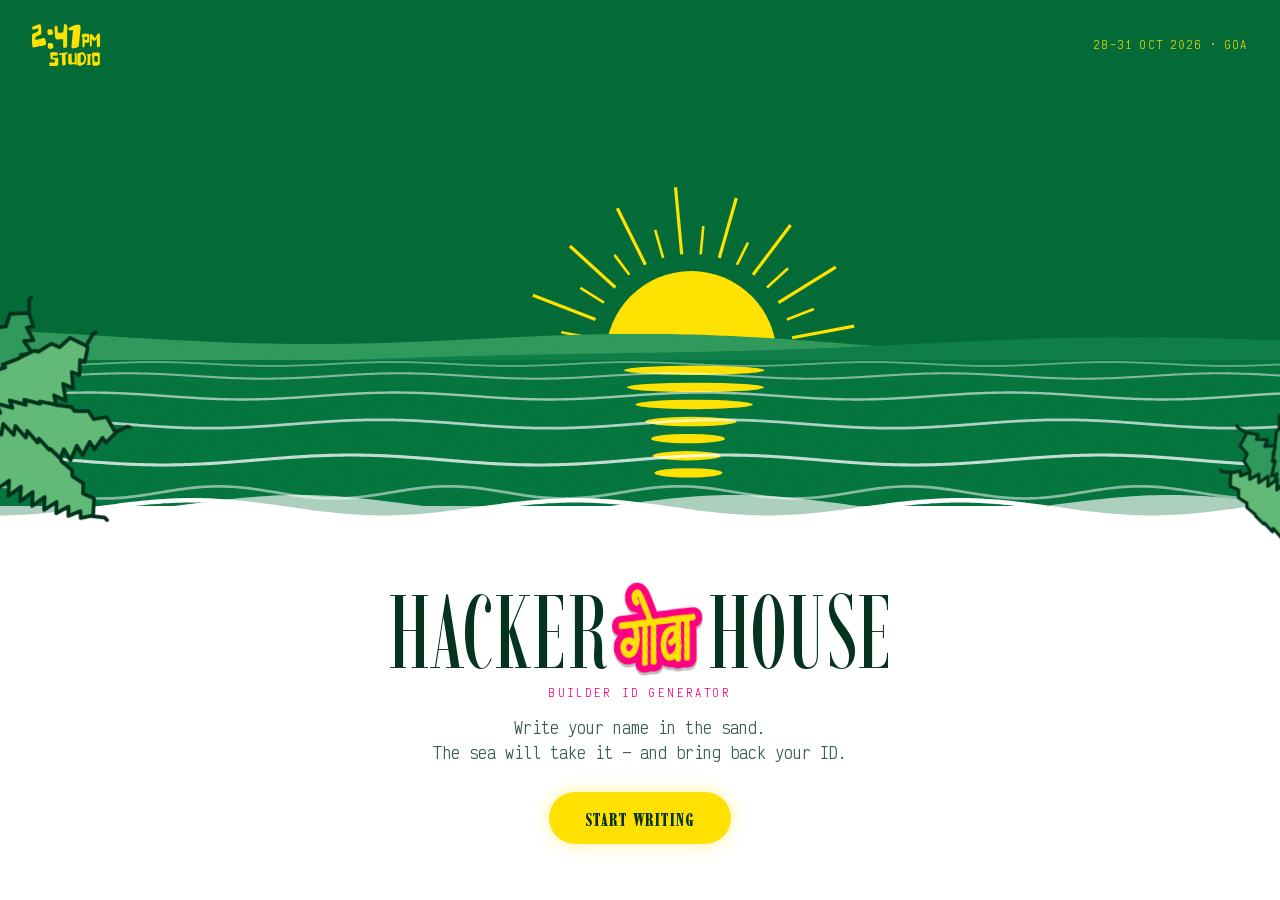
<file: index.html>
<!DOCTYPE html>
<html lang="en">
<head>
<meta charset="utf-8">
<meta name="viewport" content="width=device-width, initial-scale=1, viewport-fit=cover, maximum-scale=1">
<meta name="theme-color" content="#0B6839">
<title>Write it in the sand — Hacker House Goa 2026</title>
<meta name="description" content="Write your name in the sand at Hacker House Goa 2026. The sea takes it, and brings back your builder ID.">

<meta property="og:title" content="Write it in the sand — Hacker House Goa 2026">
<meta property="og:description" content="Write your name in the sand. The sea takes it, and brings back your builder ID. #FrameInGoa">
<meta property="og:type" content="website">
<meta name="twitter:card" content="summary_large_image">

<link rel="preload" href="assets/fonts/imbue-RLpxK5P16Ki3fVJvzTQKbVvu.woff2" as="font" type="font/woff2" crossorigin>
<link rel="preload" href="assets/fonts/victormono-Yq6Q-LGQWyfv-LGy7lEO0_ZdtxUGS7ZG.woff2" as="font" type="font/woff2" crossorigin>
<link rel="stylesheet" href="assets/fonts/fonts.css">
<link rel="stylesheet" href="css/style.css">
</head>
<body>

<canvas id="scene" aria-hidden="true"></canvas>

<!-- grain + vignette sit above the GL canvas, below the UI -->
<div class="grain" aria-hidden="true"></div>

<main id="ui">

  <!-- ─────────── ACT 0 · arrival ─────────── -->
  <section class="act act--intro is-active" id="act-intro">
    <header class="brandbar">
      <img class="brandbar__studio" src="assets/brand/2-47.svg" alt="2:47 PM Studio" width="70" height="43">
      <span class="brandbar__meta">28&ndash;31 OCT 2026 &middot; GOA</span>
    </header>

    <div class="intro">
      <h1 class="lockup">
        <span class="lockup__line">HACKER</span>
        <img class="lockup__goa" src="assets/brand/goa_hindi.svg" alt="गोवा" width="181" height="180">
        <span class="lockup__line">HOUSE</span>
      </h1>
      <p class="intro__kicker">Builder ID Generator</p>
      <p class="intro__copy">Write your name in the sand.<br>The sea will take it &mdash; and bring back your ID.</p>
      <button class="btn btn--yellow" id="btn-begin" type="button">START WRITING</button>
    </div>
  </section>

  <!-- ─────────── ACT 1 · write ─────────── -->
  <section class="act act--form" id="act-form" hidden>
    <div class="sheet">
      <div class="sheet__grip" aria-hidden="true"></div>

      <div class="sheet__head">
        <span class="tag tag--pink">YOUR DETAILS</span>
        <p class="sheet__note">Watch the sand as you type.</p>
      </div>

      <div class="field field--photo">
        <label class="photo" id="photo-drop">
          <input type="file" id="input-photo" accept="image/*,.heic,.heif" hidden>
          <span class="photo__frame" id="photo-frame">
            <img id="photo-preview" alt="" hidden>
            <span class="photo__empty" id="photo-empty">
              <span class="photo__plus">+</span>
              <span class="photo__label">ADD PHOTO</span>
            </span>
          </span>
          <span class="photo__hint" id="photo-hint">JPG, PNG or HEIC.<br>Any crop &mdash; we handle it.</span>
        </label>
      </div>

      <div class="field">
        <label class="field__label" for="input-name">NAME</label>
        <input class="field__input" id="input-name" type="text" maxlength="22"
               autocomplete="name" placeholder="Alex Fernandes" enterkeyhint="next">
      </div>

      <div class="field field--split">
        <div>
          <label class="field__label" for="input-role">ROLE</label>
          <input class="field__input" id="input-role" type="text" maxlength="20"
                 placeholder="Frontend" enterkeyhint="next" list="roles">
          <datalist id="roles">
            <option>Frontend</option><option>Backend</option><option>Full-stack</option>
            <option>Design</option><option>AI / ML</option><option>Smart Contracts</option>
            <option>Product</option><option>Growth</option><option>Founder</option>
          </datalist>
        </div>
        <div>
          <label class="field__label" for="input-stack">STACK</label>
          <input class="field__input" id="input-stack" type="text" maxlength="24"
                 placeholder="Next.js · Solidity" enterkeyhint="done">
        </div>
      </div>

      <div class="field">
        <div class="titleline">
          <span class="field__label">BUILDER TITLE</span>
          <button class="reroll" id="btn-reroll" type="button" title="Roll another">
            <span class="reroll__icon" aria-hidden="true">⟳</span> ROLL
          </button>
        </div>
        <output class="titleout" id="builder-title">The Tide Chaser</output>
      </div>

      <button class="btn btn--pink btn--wide" id="btn-summon" type="button" disabled>
        LET THE SEA TAKE IT
      </button>
      <p class="sheet__req" id="sheet-req">Add a photo and a name to continue</p>
    </div>
  </section>

  <!-- ─────────── ACT 2/3 · the sea ─────────── -->
  <section class="act act--wash" id="act-wash" hidden>
    <button class="skipzone" id="btn-skip" type="button" aria-label="Skip the animation"></button>
    <p class="washline" id="washline"></p>
    <p class="skiphint">Tap to skip</p>
  </section>

  <!-- ─────────── ACT 4 · result ─────────── -->
  <section class="act act--result" id="act-result" hidden>
    <div class="result">
      <div class="result__actions">
        <button class="btn btn--yellow" id="btn-download" type="button">DOWNLOAD</button>
        <button class="btn btn--pink" id="btn-share" type="button">SHARE TO X</button>
        <button class="btn btn--ghost" id="btn-again" type="button">START OVER</button>
      </div>
      <p class="result__hash">#FrameInGoa</p>
    </div>
  </section>

  <!-- live region for screen readers -->
  <p class="sr-only" role="status" aria-live="polite" id="sr-status"></p>
</main>

<noscript>
  <div class="noscript">This experience needs JavaScript enabled.</div>
</noscript>

<script type="module" src="js/main.js"></script>
</body>
</html>
</file>
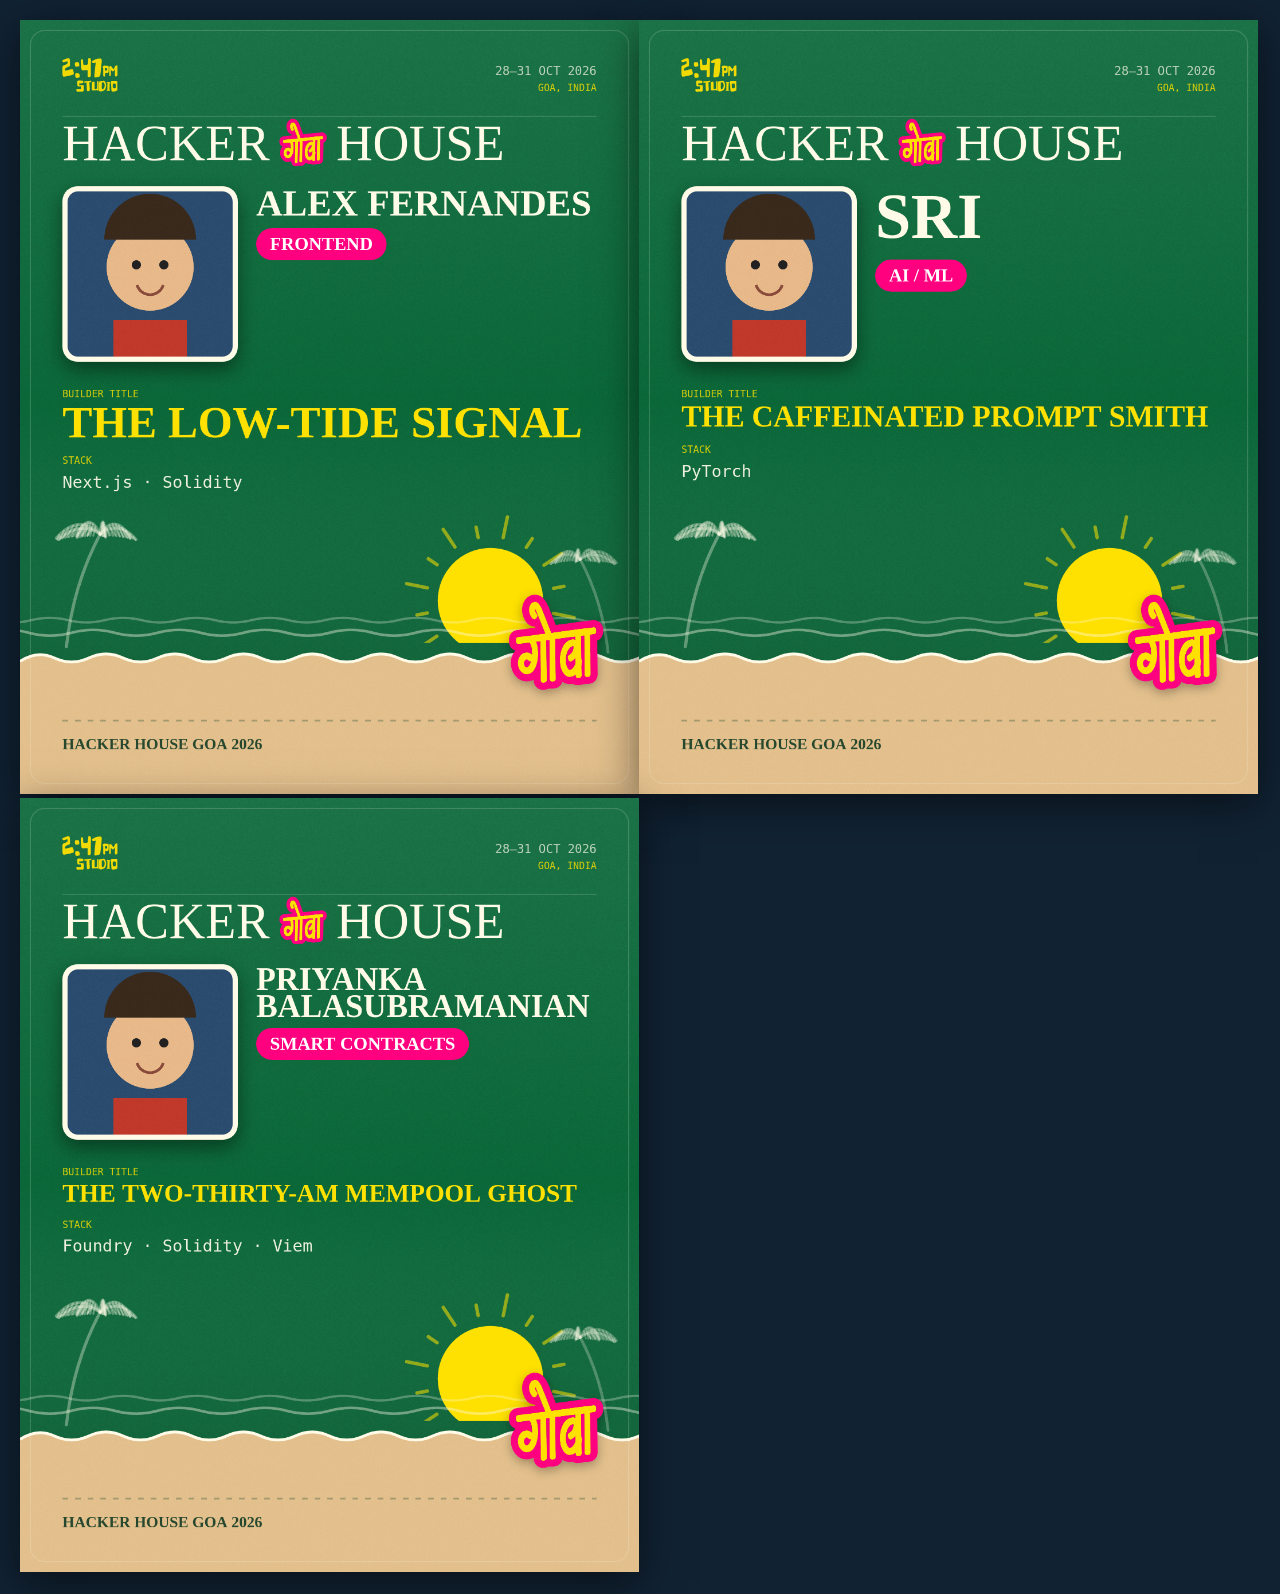
<file: card-test.html>
<!DOCTYPE html>
<!-- Dev harness: renders the card in isolation so it can be iterated on
     without sitting through the whole beach sequence. Not shipped. -->
<html lang="en">
<head>
<meta charset="utf-8">
<title>card harness</title>
<link rel="stylesheet" href="assets/fonts/fonts.css">
<style>
  body{ margin:0; background:#123; display:flex; gap:20px; padding:20px;
        font-family:monospace; color:#fff; flex-wrap:wrap; align-items:flex-start; }
  canvas{ height:86vh; box-shadow:0 10px 40px #0008; }
  canvas.og{ height:auto; width:520px; }
</style>
</head>
<body>
<div id="out"></div>
<script type="module">
import { renderCard } from './js/card.js';

// stand-in portrait: off-centre subject, tall crop
function testPhoto(){
  const c = document.createElement('canvas'); c.width = c.height = 720;
  const g = c.getContext('2d');
  g.fillStyle = '#2b4c6f'; g.fillRect(0,0,720,720);
  g.fillStyle = '#e8b98a'; g.beginPath(); g.arc(360,330,190,0,7); g.fill();
  g.fillStyle = '#3a2a1c'; g.beginPath(); g.arc(360,210,200,Math.PI,0); g.fill();
  g.fillStyle = '#222';
  g.beginPath(); g.arc(300,320,20,0,7); g.fill();
  g.beginPath(); g.arc(420,320,20,0,7); g.fill();
  g.strokeStyle='#8a4b3a'; g.lineWidth=12;
  g.beginPath(); g.arc(360,390,60,0.3,2.84); g.stroke();
  g.fillStyle = '#c0392b'; g.fillRect(200,560,320,200);
  return c;
}

const CASES = [
  { name:'Alex Fernandes', role:'Frontend', stack:'Next.js · Solidity', title:'The Low-Tide Signal' },
  { name:'Sri', role:'AI / ML', stack:'PyTorch', title:'The Caffeinated Prompt Smith' },
  { name:'Priyanka Balasubramanian', role:'Smart Contracts', stack:'Foundry · Solidity · Viem', title:'The Two-Thirty-AM Mempool Ghost' },
];

const out = document.getElementById('out');
for (const c of CASES){
  const canvas = await renderCard({ ...c, photo: testPhoto() });
  out.appendChild(canvas);
}
</script>
</body>
</html>
</file>
<file: assets/fonts/fonts.css>
/* cyrillic-ext */
@font-face {
  font-family: 'Caveat';
  font-style: normal;
  font-weight: 400;
  font-display: swap;
  src: url(caveat-Wnz6HAc5bAfYB2Q7azYYiAzcPDKo.woff2) format('woff2');
  unicode-range: U+0460-052F, U+1C80-1C8A, U+20B4, U+2DE0-2DFF, U+A640-A69F, U+FE2E-FE2F;
}
/* cyrillic */
@font-face {
  font-family: 'Caveat';
  font-style: normal;
  font-weight: 400;
  font-display: swap;
  src: url(caveat-Wnz6HAc5bAfYB2Q7YjYYiAzcPDKo.woff2) format('woff2');
  unicode-range: U+0301, U+0400-045F, U+0490-0491, U+04B0-04B1, U+2116;
}
/* latin-ext */
@font-face {
  font-family: 'Caveat';
  font-style: normal;
  font-weight: 400;
  font-display: swap;
  src: url(caveat-Wnz6HAc5bAfYB2Q7aDYYiAzcPDKo.woff2) format('woff2');
  unicode-range: U+0100-02BA, U+02BD-02C5, U+02C7-02CC, U+02CE-02D7, U+02DD-02FF, U+0304, U+0308, U+0329, U+1D00-1DBF, U+1E00-1E9F, U+1EF2-1EFF, U+2020, U+20A0-20AB, U+20AD-20C0, U+2113, U+2C60-2C7F, U+A720-A7FF;
}
/* latin */
@font-face {
  font-family: 'Caveat';
  font-style: normal;
  font-weight: 400;
  font-display: swap;
  src: url(caveat-Wnz6HAc5bAfYB2Q7ZjYYiAzcPA.woff2) format('woff2');
  unicode-range: U+0000-00FF, U+0131, U+0152-0153, U+02BB-02BC, U+02C6, U+02DA, U+02DC, U+0304, U+0308, U+0329, U+2000-206F, U+20AC, U+2122, U+2191, U+2193, U+2212, U+2215, U+FEFF, U+FFFD;
}
/* cyrillic-ext */
@font-face {
  font-family: 'Caveat';
  font-style: normal;
  font-weight: 700;
  font-display: swap;
  src: url(caveat-Wnz6HAc5bAfYB2Q7azYYiAzcPDKo.woff2) format('woff2');
  unicode-range: U+0460-052F, U+1C80-1C8A, U+20B4, U+2DE0-2DFF, U+A640-A69F, U+FE2E-FE2F;
}
/* cyrillic */
@font-face {
  font-family: 'Caveat';
  font-style: normal;
  font-weight: 700;
  font-display: swap;
  src: url(caveat-Wnz6HAc5bAfYB2Q7YjYYiAzcPDKo.woff2) format('woff2');
  unicode-range: U+0301, U+0400-045F, U+0490-0491, U+04B0-04B1, U+2116;
}
/* latin-ext */
@font-face {
  font-family: 'Caveat';
  font-style: normal;
  font-weight: 700;
  font-display: swap;
  src: url(caveat-Wnz6HAc5bAfYB2Q7aDYYiAzcPDKo.woff2) format('woff2');
  unicode-range: U+0100-02BA, U+02BD-02C5, U+02C7-02CC, U+02CE-02D7, U+02DD-02FF, U+0304, U+0308, U+0329, U+1D00-1DBF, U+1E00-1E9F, U+1EF2-1EFF, U+2020, U+20A0-20AB, U+20AD-20C0, U+2113, U+2C60-2C7F, U+A720-A7FF;
}
/* latin */
@font-face {
  font-family: 'Caveat';
  font-style: normal;
  font-weight: 700;
  font-display: swap;
  src: url(caveat-Wnz6HAc5bAfYB2Q7ZjYYiAzcPA.woff2) format('woff2');
  unicode-range: U+0000-00FF, U+0131, U+0152-0153, U+02BB-02BC, U+02C6, U+02DA, U+02DC, U+0304, U+0308, U+0329, U+2000-206F, U+20AC, U+2122, U+2191, U+2193, U+2212, U+2215, U+FEFF, U+FFFD;
}
/* vietnamese */
@font-face {
  font-family: 'Imbue';
  font-style: normal;
  font-weight: 400;
  font-display: swap;
  src: url(imbue-RLpxK5P16Ki3fVJgzTQKbVvuXfg.woff2) format('woff2');
  unicode-range: U+0102-0103, U+0110-0111, U+0128-0129, U+0168-0169, U+01A0-01A1, U+01AF-01B0, U+0300-0301, U+0303-0304, U+0308-0309, U+0323, U+0329, U+1EA0-1EF9, U+20AB;
}
/* latin-ext */
@font-face {
  font-family: 'Imbue';
  font-style: normal;
  font-weight: 400;
  font-display: swap;
  src: url(imbue-RLpxK5P16Ki3fVJhzTQKbVvuXfg.woff2) format('woff2');
  unicode-range: U+0100-02BA, U+02BD-02C5, U+02C7-02CC, U+02CE-02D7, U+02DD-02FF, U+0304, U+0308, U+0329, U+1D00-1DBF, U+1E00-1E9F, U+1EF2-1EFF, U+2020, U+20A0-20AB, U+20AD-20C0, U+2113, U+2C60-2C7F, U+A720-A7FF;
}
/* latin */
@font-face {
  font-family: 'Imbue';
  font-style: normal;
  font-weight: 400;
  font-display: swap;
  src: url(imbue-RLpxK5P16Ki3fVJvzTQKbVvu.woff2) format('woff2');
  unicode-range: U+0000-00FF, U+0131, U+0152-0153, U+02BB-02BC, U+02C6, U+02DA, U+02DC, U+0304, U+0308, U+0329, U+2000-206F, U+20AC, U+2122, U+2191, U+2193, U+2212, U+2215, U+FEFF, U+FFFD;
}
/* vietnamese */
@font-face {
  font-family: 'Imbue';
  font-style: normal;
  font-weight: 700;
  font-display: swap;
  src: url(imbue-RLpxK5P16Ki3fVJgzTQKbVvuXfg.woff2) format('woff2');
  unicode-range: U+0102-0103, U+0110-0111, U+0128-0129, U+0168-0169, U+01A0-01A1, U+01AF-01B0, U+0300-0301, U+0303-0304, U+0308-0309, U+0323, U+0329, U+1EA0-1EF9, U+20AB;
}
/* latin-ext */
@font-face {
  font-family: 'Imbue';
  font-style: normal;
  font-weight: 700;
  font-display: swap;
  src: url(imbue-RLpxK5P16Ki3fVJhzTQKbVvuXfg.woff2) format('woff2');
  unicode-range: U+0100-02BA, U+02BD-02C5, U+02C7-02CC, U+02CE-02D7, U+02DD-02FF, U+0304, U+0308, U+0329, U+1D00-1DBF, U+1E00-1E9F, U+1EF2-1EFF, U+2020, U+20A0-20AB, U+20AD-20C0, U+2113, U+2C60-2C7F, U+A720-A7FF;
}
/* latin */
@font-face {
  font-family: 'Imbue';
  font-style: normal;
  font-weight: 700;
  font-display: swap;
  src: url(imbue-RLpxK5P16Ki3fVJvzTQKbVvu.woff2) format('woff2');
  unicode-range: U+0000-00FF, U+0131, U+0152-0153, U+02BB-02BC, U+02C6, U+02DA, U+02DC, U+0304, U+0308, U+0329, U+2000-206F, U+20AC, U+2122, U+2191, U+2193, U+2212, U+2215, U+FEFF, U+FFFD;
}
/* vietnamese */
@font-face {
  font-family: 'Imbue';
  font-style: normal;
  font-weight: 800;
  font-display: swap;
  src: url(imbue-RLpxK5P16Ki3fVJgzTQKbVvuXfg.woff2) format('woff2');
  unicode-range: U+0102-0103, U+0110-0111, U+0128-0129, U+0168-0169, U+01A0-01A1, U+01AF-01B0, U+0300-0301, U+0303-0304, U+0308-0309, U+0323, U+0329, U+1EA0-1EF9, U+20AB;
}
/* latin-ext */
@font-face {
  font-family: 'Imbue';
  font-style: normal;
  font-weight: 800;
  font-display: swap;
  src: url(imbue-RLpxK5P16Ki3fVJhzTQKbVvuXfg.woff2) format('woff2');
  unicode-range: U+0100-02BA, U+02BD-02C5, U+02C7-02CC, U+02CE-02D7, U+02DD-02FF, U+0304, U+0308, U+0329, U+1D00-1DBF, U+1E00-1E9F, U+1EF2-1EFF, U+2020, U+20A0-20AB, U+20AD-20C0, U+2113, U+2C60-2C7F, U+A720-A7FF;
}
/* latin */
@font-face {
  font-family: 'Imbue';
  font-style: normal;
  font-weight: 800;
  font-display: swap;
  src: url(imbue-RLpxK5P16Ki3fVJvzTQKbVvu.woff2) format('woff2');
  unicode-range: U+0000-00FF, U+0131, U+0152-0153, U+02BB-02BC, U+02C6, U+02DA, U+02DC, U+0304, U+0308, U+0329, U+2000-206F, U+20AC, U+2122, U+2191, U+2193, U+2212, U+2215, U+FEFF, U+FFFD;
}
/* cyrillic-ext */
@font-face {
  font-family: 'Victor Mono';
  font-style: normal;
  font-weight: 400;
  font-display: swap;
  src: url(victormono-Yq6Q-LGQWyfv-LGy7lEO0_ZQtxUGS7ZG09E.woff2) format('woff2');
  unicode-range: U+0460-052F, U+1C80-1C8A, U+20B4, U+2DE0-2DFF, U+A640-A69F, U+FE2E-FE2F;
}
/* cyrillic */
@font-face {
  font-family: 'Victor Mono';
  font-style: normal;
  font-weight: 400;
  font-display: swap;
  src: url(victormono-Yq6Q-LGQWyfv-LGy7lEO0_ZZtxUGS7ZG09E.woff2) format('woff2');
  unicode-range: U+0301, U+0400-045F, U+0490-0491, U+04B0-04B1, U+2116;
}
/* greek */
@font-face {
  font-family: 'Victor Mono';
  font-style: normal;
  font-weight: 400;
  font-display: swap;
  src: url(victormono-Yq6Q-LGQWyfv-LGy7lEO0_ZetxUGS7ZG09E.woff2) format('woff2');
  unicode-range: U+0370-0377, U+037A-037F, U+0384-038A, U+038C, U+038E-03A1, U+03A3-03FF;
}
/* vietnamese */
@font-face {
  font-family: 'Victor Mono';
  font-style: normal;
  font-weight: 400;
  font-display: swap;
  src: url(victormono-Yq6Q-LGQWyfv-LGy7lEO0_ZStxUGS7ZG09E.woff2) format('woff2');
  unicode-range: U+0102-0103, U+0110-0111, U+0128-0129, U+0168-0169, U+01A0-01A1, U+01AF-01B0, U+0300-0301, U+0303-0304, U+0308-0309, U+0323, U+0329, U+1EA0-1EF9, U+20AB;
}
/* latin-ext */
@font-face {
  font-family: 'Victor Mono';
  font-style: normal;
  font-weight: 400;
  font-display: swap;
  src: url(victormono-Yq6Q-LGQWyfv-LGy7lEO0_ZTtxUGS7ZG09E.woff2) format('woff2');
  unicode-range: U+0100-02BA, U+02BD-02C5, U+02C7-02CC, U+02CE-02D7, U+02DD-02FF, U+0304, U+0308, U+0329, U+1D00-1DBF, U+1E00-1E9F, U+1EF2-1EFF, U+2020, U+20A0-20AB, U+20AD-20C0, U+2113, U+2C60-2C7F, U+A720-A7FF;
}
/* latin */
@font-face {
  font-family: 'Victor Mono';
  font-style: normal;
  font-weight: 400;
  font-display: swap;
  src: url(victormono-Yq6Q-LGQWyfv-LGy7lEO0_ZdtxUGS7ZG.woff2) format('woff2');
  unicode-range: U+0000-00FF, U+0131, U+0152-0153, U+02BB-02BC, U+02C6, U+02DA, U+02DC, U+0304, U+0308, U+0329, U+2000-206F, U+20AC, U+2122, U+2191, U+2193, U+2212, U+2215, U+FEFF, U+FFFD;
}
/* cyrillic-ext */
@font-face {
  font-family: 'Victor Mono';
  font-style: normal;
  font-weight: 500;
  font-display: swap;
  src: url(victormono-Yq6Q-LGQWyfv-LGy7lEO0_ZQtxUGS7ZG09E.woff2) format('woff2');
  unicode-range: U+0460-052F, U+1C80-1C8A, U+20B4, U+2DE0-2DFF, U+A640-A69F, U+FE2E-FE2F;
}
/* cyrillic */
@font-face {
  font-family: 'Victor Mono';
  font-style: normal;
  font-weight: 500;
  font-display: swap;
  src: url(victormono-Yq6Q-LGQWyfv-LGy7lEO0_ZZtxUGS7ZG09E.woff2) format('woff2');
  unicode-range: U+0301, U+0400-045F, U+0490-0491, U+04B0-04B1, U+2116;
}
/* greek */
@font-face {
  font-family: 'Victor Mono';
  font-style: normal;
  font-weight: 500;
  font-display: swap;
  src: url(victormono-Yq6Q-LGQWyfv-LGy7lEO0_ZetxUGS7ZG09E.woff2) format('woff2');
  unicode-range: U+0370-0377, U+037A-037F, U+0384-038A, U+038C, U+038E-03A1, U+03A3-03FF;
}
/* vietnamese */
@font-face {
  font-family: 'Victor Mono';
  font-style: normal;
  font-weight: 500;
  font-display: swap;
  src: url(victormono-Yq6Q-LGQWyfv-LGy7lEO0_ZStxUGS7ZG09E.woff2) format('woff2');
  unicode-range: U+0102-0103, U+0110-0111, U+0128-0129, U+0168-0169, U+01A0-01A1, U+01AF-01B0, U+0300-0301, U+0303-0304, U+0308-0309, U+0323, U+0329, U+1EA0-1EF9, U+20AB;
}
/* latin-ext */
@font-face {
  font-family: 'Victor Mono';
  font-style: normal;
  font-weight: 500;
  font-display: swap;
  src: url(victormono-Yq6Q-LGQWyfv-LGy7lEO0_ZTtxUGS7ZG09E.woff2) format('woff2');
  unicode-range: U+0100-02BA, U+02BD-02C5, U+02C7-02CC, U+02CE-02D7, U+02DD-02FF, U+0304, U+0308, U+0329, U+1D00-1DBF, U+1E00-1E9F, U+1EF2-1EFF, U+2020, U+20A0-20AB, U+20AD-20C0, U+2113, U+2C60-2C7F, U+A720-A7FF;
}
/* latin */
@font-face {
  font-family: 'Victor Mono';
  font-style: normal;
  font-weight: 500;
  font-display: swap;
  src: url(victormono-Yq6Q-LGQWyfv-LGy7lEO0_ZdtxUGS7ZG.woff2) format('woff2');
  unicode-range: U+0000-00FF, U+0131, U+0152-0153, U+02BB-02BC, U+02C6, U+02DA, U+02DC, U+0304, U+0308, U+0329, U+2000-206F, U+20AC, U+2122, U+2191, U+2193, U+2212, U+2215, U+FEFF, U+FFFD;
}
/* cyrillic-ext */
@font-face {
  font-family: 'Victor Mono';
  font-style: normal;
  font-weight: 700;
  font-display: swap;
  src: url(victormono-Yq6Q-LGQWyfv-LGy7lEO0_ZQtxUGS7ZG09E.woff2) format('woff2');
  unicode-range: U+0460-052F, U+1C80-1C8A, U+20B4, U+2DE0-2DFF, U+A640-A69F, U+FE2E-FE2F;
}
/* cyrillic */
@font-face {
  font-family: 'Victor Mono';
  font-style: normal;
  font-weight: 700;
  font-display: swap;
  src: url(victormono-Yq6Q-LGQWyfv-LGy7lEO0_ZZtxUGS7ZG09E.woff2) format('woff2');
  unicode-range: U+0301, U+0400-045F, U+0490-0491, U+04B0-04B1, U+2116;
}
/* greek */
@font-face {
  font-family: 'Victor Mono';
  font-style: normal;
  font-weight: 700;
  font-display: swap;
  src: url(victormono-Yq6Q-LGQWyfv-LGy7lEO0_ZetxUGS7ZG09E.woff2) format('woff2');
  unicode-range: U+0370-0377, U+037A-037F, U+0384-038A, U+038C, U+038E-03A1, U+03A3-03FF;
}
/* vietnamese */
@font-face {
  font-family: 'Victor Mono';
  font-style: normal;
  font-weight: 700;
  font-display: swap;
  src: url(victormono-Yq6Q-LGQWyfv-LGy7lEO0_ZStxUGS7ZG09E.woff2) format('woff2');
  unicode-range: U+0102-0103, U+0110-0111, U+0128-0129, U+0168-0169, U+01A0-01A1, U+01AF-01B0, U+0300-0301, U+0303-0304, U+0308-0309, U+0323, U+0329, U+1EA0-1EF9, U+20AB;
}
/* latin-ext */
@font-face {
  font-family: 'Victor Mono';
  font-style: normal;
  font-weight: 700;
  font-display: swap;
  src: url(victormono-Yq6Q-LGQWyfv-LGy7lEO0_ZTtxUGS7ZG09E.woff2) format('woff2');
  unicode-range: U+0100-02BA, U+02BD-02C5, U+02C7-02CC, U+02CE-02D7, U+02DD-02FF, U+0304, U+0308, U+0329, U+1D00-1DBF, U+1E00-1E9F, U+1EF2-1EFF, U+2020, U+20A0-20AB, U+20AD-20C0, U+2113, U+2C60-2C7F, U+A720-A7FF;
}
/* latin */
@font-face {
  font-family: 'Victor Mono';
  font-style: normal;
  font-weight: 700;
  font-display: swap;
  src: url(victormono-Yq6Q-LGQWyfv-LGy7lEO0_ZdtxUGS7ZG.woff2) format('woff2');
  unicode-range: U+0000-00FF, U+0131, U+0152-0153, U+02BB-02BC, U+02C6, U+02DA, U+02DC, U+0304, U+0308, U+0329, U+2000-206F, U+20AC, U+2122, U+2191, U+2193, U+2212, U+2215, U+FEFF, U+FFFD;
}
</file>
<file: css/style.css>
/* ============================================================
   Hacker House Goa 2026 — Builder ID Generator
   Design tokens lifted from hhgoa.com
   ============================================================ */

:root{
  --green:      #0B6839;
  --green-deep: #075029;
  --green-lift: #14804a;
  --yellow:     #FEE101;
  --pink:       #FF0080;
  --cream:      #FFFBE8;
  --sand:       #E3C08D;
  --ink:        #06331d;

  --shadow-yellow: 0 0 12px 3px rgb(254 225 1 / .20), 0 0 26px 5px rgb(254 225 1 / .07);
  --shadow-pink:   0 0 12px 3px rgb(255 0 128 / .22), 0 0 26px 5px rgb(255 0 128 / .08);

  --ease-out: cubic-bezier(.16,.84,.44,1);
  --ease-in-out: cubic-bezier(.65,.05,.36,1);

  --safe-b: env(safe-area-inset-bottom, 0px);
  --safe-t: env(safe-area-inset-top, 0px);

  /* Kept in sync with visualViewport by main.js.
     --app-height: Android Chrome does not shrink the layout viewport when
     the on-screen keyboard opens — it overlays the keyboard on top — so
     anything sized off inset:0/100% stays pinned to the pre-keyboard
     height and its bottom portion (the field you're typing into) ends up
     hidden behind the keyboard.
     --app-offset: iOS Safari has the opposite problem — it DOES shrink the
     visual viewport, but has a long-standing bug where position:fixed
     elements don't reliably re-track it: when focusing an input triggers
     iOS's own scroll-into-view behavior, fixed elements can drift up and
     off-screen even though --app-height already sized them correctly,
     leaving a blank gap where they used to be. Translating by
     visualViewport.offsetTop cancels that drift out.
     Both fall back to their no-op values until the first JS update lands. */
  --app-height: 100%;
  --app-offset: 0px;
}

*,*::before,*::after{ box-sizing:border-box; }

/* The `hidden` attribute only sets `display:none` in the UA stylesheet, so
   ANY author `display` rule silently defeats it. Several elements here set
   display:grid/block, which made them impossible to hide from JS. */
[hidden]{ display:none !important; }

html,body{
  margin:0; padding:0;
  height:100%;
  background:var(--green);
  color:var(--cream);
  font-family:"Victor Mono", ui-monospace, SFMono-Regular, Menlo, monospace;
  -webkit-font-smoothing:antialiased;
  text-rendering:optimizeLegibility;
  overscroll-behavior:none;
}

body{
  overflow:hidden;
  position:fixed;
  top:0; left:0; right:0;
  height:var(--app-height);
  touch-action:none;
}

/* ── GL canvas ───────────────────────────────────────────── */
#scene{
  position:fixed;
  top:0; left:0; right:0;
  width:100%; height:var(--app-height);
  transform:translateY(var(--app-offset));
  display:block;
  z-index:0;
  touch-action:none;
}

/* paper grain — the brand art has a printed, slightly noisy surface */
.grain{
  position:fixed; inset:0;
  z-index:1;
  pointer-events:none;
  opacity:.16;
  mix-blend-mode:overlay;
  background-image:url("data:image/svg+xml,%3Csvg xmlns='http://www.w3.org/2000/svg' width='140' height='140'%3E%3Cfilter id='n'%3E%3CfeTurbulence type='fractalNoise' baseFrequency='.85' numOctaves='3'/%3E%3C/filter%3E%3Crect width='140' height='140' filter='url(%23n)'/%3E%3C/svg%3E");
}
.grain::after{
  content:""; position:absolute; inset:0;
  background:radial-gradient(125% 95% at 50% 42%, transparent 52%, rgb(3 40 22 / .38) 100%);
  mix-blend-mode:multiply;
}

/* ── UI shell ────────────────────────────────────────────── */
#ui{
  position:fixed;
  top:0; left:0; right:0;
  height:var(--app-height);
  transform:translateY(var(--app-offset));
  z-index:2;
  pointer-events:none;
}
.act{
  position:absolute; inset:0;
  display:flex;
  opacity:0;
  transition:opacity .5s var(--ease-out);
}
.act[hidden]{ display:none; }
.act.is-active{ opacity:1; }
.act > *{ pointer-events:auto; }

.sr-only{
  position:absolute; width:1px; height:1px;
  padding:0; margin:-1px; overflow:hidden;
  clip:rect(0 0 0 0); white-space:nowrap; border:0;
}

/* ── Buttons ─────────────────────────────────────────────── */
.btn{
  font-family:"Imbue", Georgia, serif;
  font-weight:800;
  text-transform:uppercase;
  letter-spacing:.055em;
  font-size:clamp(15px, 4.4vw, 19px);
  line-height:1;
  padding:.95em 1.9em .8em;
  border:0; border-radius:999px;
  cursor:pointer;
  transition:transform .22s var(--ease-out), box-shadow .22s var(--ease-out), opacity .2s;
  -webkit-tap-highlight-color:transparent;
  white-space:nowrap;
}
.btn:active{ transform:scale(.96); }
.btn:disabled{ opacity:.4; cursor:not-allowed; }
.btn:focus-visible{ outline:2px solid var(--cream); outline-offset:3px; }

.btn--yellow{ background:var(--yellow); color:var(--ink); box-shadow:var(--shadow-yellow); }
.btn--pink  { background:var(--pink);   color:#fff;      box-shadow:var(--shadow-pink); }
/* Sits on white sand, so it reads dark rather than cream */
.btn--ghost {
  background:transparent; color:var(--ink);
  border:1px solid rgb(0 48 26 / .35);
  box-shadow:none;
}
.btn--wide{ width:100%; }

@media (hover:hover){
  .btn--yellow:hover{ transform:translateY(-2px); box-shadow:0 0 16px 4px rgb(254 225 1 / .32), 0 0 34px 8px rgb(254 225 1 / .12); }
  .btn--pink:hover  { transform:translateY(-2px); box-shadow:0 0 16px 4px rgb(255 0 128 / .34), 0 0 34px 8px rgb(255 0 128 / .12); }
  .btn--ghost:hover { border-color:var(--ink); }
}

/* ── Tags / pills ────────────────────────────────────────── */
.tag{
  display:inline-block;
  font-family:"Imbue", Georgia, serif;
  font-weight:700; text-transform:uppercase;
  font-size:11px; letter-spacing:.09em;
  padding:.5em 1em .35em;
  border-radius:999px;
}
.tag--pink{ background:var(--pink); color:#fff; }

/* ── ACT 0 · intro ───────────────────────────────────────── */
.act--intro{ flex-direction:column; justify-content:space-between; }

.brandbar{
  display:flex; align-items:center; justify-content:space-between;
  padding:calc(16px + var(--safe-t)) 20px 0;
}
.brandbar__studio{ width:56px; height:auto; }
.brandbar__meta{
  font-size:10.5px; letter-spacing:.16em;
  color:var(--yellow); opacity:.9;
}

.intro{
  padding:0 22px calc(34px + var(--safe-b));
  text-align:center;
  display:flex; flex-direction:column; align-items:center;
}

/* The lower half of the scene is white sand now, so the intro sits in
   dark green — the same way type sits on the sand in the event artwork. */
.lockup{
  margin:0 0 2px;
  display:flex; align-items:center; justify-content:center;
  gap:.06em;
  font-family:"Imbue", Georgia, serif;
  font-weight:400;
  font-size:clamp(52px, 17vw, 104px);
  line-height:.82;
  letter-spacing:.005em;
  color:var(--ink);
}
.lockup__line{ display:block; }
.lockup__goa{
  width:clamp(46px, 15vw, 92px); height:auto;
  margin:0 -.02em;
  transform:rotate(-7deg) translateY(-.06em);
  filter:drop-shadow(0 3px 0 rgb(0 0 0 / .25));
}

.intro__kicker{
  margin:6px 0 0;
  font-size:10.5px; letter-spacing:.3em;
  color:var(--pink);
  text-transform:uppercase;
}
.intro__copy{
  margin:16px 0 26px;
  font-size:clamp(13px, 3.7vw, 15px);
  line-height:1.65;
  color:rgb(0 48 26 / .78);
}
@keyframes breathe{ 0%,100%{opacity:.32} 50%{opacity:.72} }

/* ── ACT 1 · the sheet ───────────────────────────────────── */
.act--form{ align-items:flex-end; justify-content:center; }

.sheet{
  width:100%;
  max-width:460px;
  margin:0 auto;
  padding:8px 18px calc(14px + var(--safe-b));
  background:rgb(7 55 30 / .90);
  backdrop-filter:blur(18px) saturate(1.2);
  -webkit-backdrop-filter:blur(18px) saturate(1.2);
  border-top:1.5px solid rgb(254 225 1 / .35);
  border-radius:22px 22px 0 0;
  box-shadow:0 -18px 50px rgb(0 0 0 / .45);
  max-height:88svh;
  overflow-y:auto;
  overscroll-behavior:contain;
  animation:sheet-up .6s var(--ease-out) both;
}
@keyframes sheet-up{ from{ transform:translateY(28px); opacity:0 } to{ transform:none; opacity:1 } }

.sheet__grip{
  width:40px; height:4px; border-radius:99px;
  background:rgb(255 251 232 / .3);
  margin:2px auto 10px;
}
.sheet__head{
  display:flex; align-items:baseline; gap:10px;
  margin-bottom:12px;
}
.sheet__note{
  margin:0; font-size:11px;
  color:rgb(255 251 232 / .55);
}
.sheet__req{
  margin:10px 0 0; text-align:center;
  font-size:10.5px; letter-spacing:.06em;
  color:rgb(255 251 232 / .45);
  min-height:1.2em;
  transition:color .3s;
}
.sheet__req.is-ready{ color:var(--yellow); }

.field{ margin-bottom:10px; }
.field--split{ display:grid; grid-template-columns:1fr 1fr; gap:9px; }

.field__label{
  display:block;
  font-size:9px; letter-spacing:.2em;
  color:var(--yellow);
  margin-bottom:4px;
}
.field__input{
  width:100%;
  font-family:"Victor Mono", monospace;
  font-size:16px;              /* 16px avoids iOS zoom-on-focus */
  color:var(--cream);
  background:rgb(255 251 232 / .07);
  border:1px solid rgb(255 251 232 / .18);
  border-radius:10px;
  padding:9px 12px;
  transition:border-color .2s, background .2s;
}
.field__input::placeholder{ color:rgb(255 251 232 / .3); }
.field__input:focus{
  outline:none;
  border-color:var(--yellow);
  background:rgb(255 251 232 / .11);
}

/* photo picker */
.field--photo{ margin-bottom:12px; }
.photo{
  display:flex; align-items:center; gap:12px;
  cursor:pointer;
  -webkit-tap-highlight-color:transparent;
}
.photo__frame{
  position:relative;
  flex:0 0 auto;
  width:62px; height:62px;
  border-radius:12px;
  background:rgb(255 251 232 / .07);
  border:1.5px dashed rgb(254 225 1 / .5);
  display:grid; place-items:center;
  overflow:hidden;
  transition:border-color .2s, background .2s;
}
.photo.is-filled .photo__frame{ border-style:solid; border-color:var(--yellow); }
.photo.is-drag .photo__frame{ background:rgb(254 225 1 / .16); border-color:var(--yellow); }
.photo__frame img{ width:100%; height:100%; object-fit:cover; display:block; }
.photo__empty{ display:grid; place-items:center; gap:3px; }
.photo__plus{ font-size:22px; line-height:1; color:var(--yellow); }
.photo__label{ font-size:8.5px; letter-spacing:.14em; color:rgb(254 225 1 / .8); }
.photo__hint{ font-size:10.5px; line-height:1.55; color:rgb(255 251 232 / .5); }

@keyframes spin{ to{ transform:rotate(360deg) } }

/* builder title */
.titleline{ display:flex; align-items:center; justify-content:space-between; margin-bottom:2px; }
.reroll{
  background:transparent; border:1px solid rgb(255 0 128 / .6);
  color:var(--pink);
  font-family:"Imbue", Georgia, serif; font-weight:700;
  font-size:10px; letter-spacing:.12em; text-transform:uppercase;
  border-radius:999px; padding:.42em .85em .3em;
  cursor:pointer;
  display:inline-flex; align-items:center; gap:5px;
  transition:background .2s, color .2s;
}
.reroll:active{ transform:scale(.94); }
.reroll.is-rolling .reroll__icon{ animation:spin .5s var(--ease-out); }
@media (hover:hover){ .reroll:hover{ background:var(--pink); color:#fff; } }

.titleout{
  display:block;
  font-family:"Imbue", Georgia, serif;
  font-weight:700; font-size:23px; line-height:1.02;
  color:var(--yellow);
  letter-spacing:.01em;
  margin-bottom:12px;
}

/* ── ACT 2/3 · wash ──────────────────────────────────────── */
/* Sits low, in the empty foreground sand, so it never fights the writing.
   position stays `absolute` (inherited from .act) — an explicit `relative`
   here used to override it, which knocked this act out of the fixed
   inset:0 sizing every other act gets. Without that, the element shrank
   to fit only its own content and rendered at the natural top of the
   document instead of filling and bottom-aligning within the viewport,
   which is why the line was appearing cropped under the status bar.
   `absolute` still gives .skipzone a positioning context to anchor to,
   same as it always did — the `relative` was never needed for that. */
.act--wash{ align-items:flex-end; justify-content:center; }

/* Full-bleed tap target that fast-forwards the sequence */
.skipzone{
  position:absolute; inset:0;
  background:transparent; border:0; padding:0;
  cursor:pointer;
  -webkit-tap-highlight-color:transparent;
}
.skiphint{
  position:absolute;
  left:0; right:0; bottom:calc(20px + var(--safe-b));
  margin:0; text-align:center;
  pointer-events:none;
  font-size:10px; letter-spacing:.2em; text-transform:uppercase;
  color:rgb(0 48 26 / .38);
  animation:breathe 3s var(--ease-in-out) infinite;
}
/* Sits low, over the light sand at the bottom of the frame — dark green
   reads clearly there; the old cream/white was legible only against the
   sea, which the text spends most of its time NOT over. */
.washline{
  margin:0 0 clamp(60px, 18vh, 150px); padding:0 30px;
  text-align:center;
  font-family:"Imbue", Georgia, serif;
  font-weight:400;
  font-size:clamp(26px, 8vw, 46px);
  line-height:1.1;
  letter-spacing:.02em;
  color:var(--ink);
  opacity:0;
  transition:opacity .7s var(--ease-out), transform .7s var(--ease-out);
  transform:translateY(10px);
}
.washline.is-in{ opacity:1; transform:none; }

/* ── ACT 4 · result ──────────────────────────────────────── */
.act--result{ align-items:flex-end; justify-content:center; }
.result{
  width:100%; max-width:460px;
  padding:0 20px calc(26px + var(--safe-b));
  text-align:center;
  animation:sheet-up .7s var(--ease-out) both;
}
.result__actions{
  display:flex; flex-wrap:wrap; gap:10px; justify-content:center;
}
.result__actions .btn{ flex:1 1 auto; min-width:132px; }
#btn-again{ flex-basis:100%; }
.result__hash{
  margin:16px 0 0;
  font-family:"Imbue", Georgia, serif; font-weight:700;
  font-size:15px; letter-spacing:.1em;
  color:var(--pink);
}

/* toast */
.toast{
  position:fixed;
  left:50%; bottom:calc(24px + var(--safe-b));
  transform:translate(-50%, 16px);
  z-index:20;
  background:var(--ink); color:var(--cream);
  border:1px solid rgb(254 225 1 / .4);
  border-radius:999px;
  padding:10px 18px;
  font-size:11.5px; letter-spacing:.04em;
  opacity:0; pointer-events:none;
  transition:opacity .3s var(--ease-out), transform .3s var(--ease-out);
  max-width:min(88vw, 420px);
  text-align:center;
}
.toast.is-in{ opacity:1; transform:translate(-50%,0); }

.noscript{
  position:fixed; inset:0; z-index:99;
  display:grid; place-items:center;
  background:var(--green); color:var(--cream);
  padding:30px; text-align:center;
}

/* ── desktop / landscape ─────────────────────────────────────
   The panel moves to the side once a bottom sheet would swallow the
   beach. That is either plenty of width, or enough width combined with
   too little height to spare — the sheet needs ~420px, and the writing
   needs the rest. Phones in portrait keep the bottom sheet. */
@media (min-width:740px), (min-width:600px) and (max-height:900px){
  .act--form{ align-items:center; justify-content:flex-end; }
  .sheet{
    margin:0 4vw 0 0;
    border-radius:22px;
    border:1.5px solid rgb(254 225 1 / .3);
    max-height:86vh;
    padding:22px 24px 24px;
  }
  .sheet__grip{ display:none; }

  .act--result{ align-items:center; justify-content:flex-end; }
  .result{ margin:0 4vw 0 0; }

  .intro{ padding-bottom:56px; }
  .brandbar{ padding:24px 32px 0; }
  .brandbar__studio{ width:68px; }
}

@media (prefers-reduced-motion:reduce){
  *{ animation-duration:.01ms !important; animation-iteration-count:1 !important; transition-duration:.12s !important; }
}
</file>
